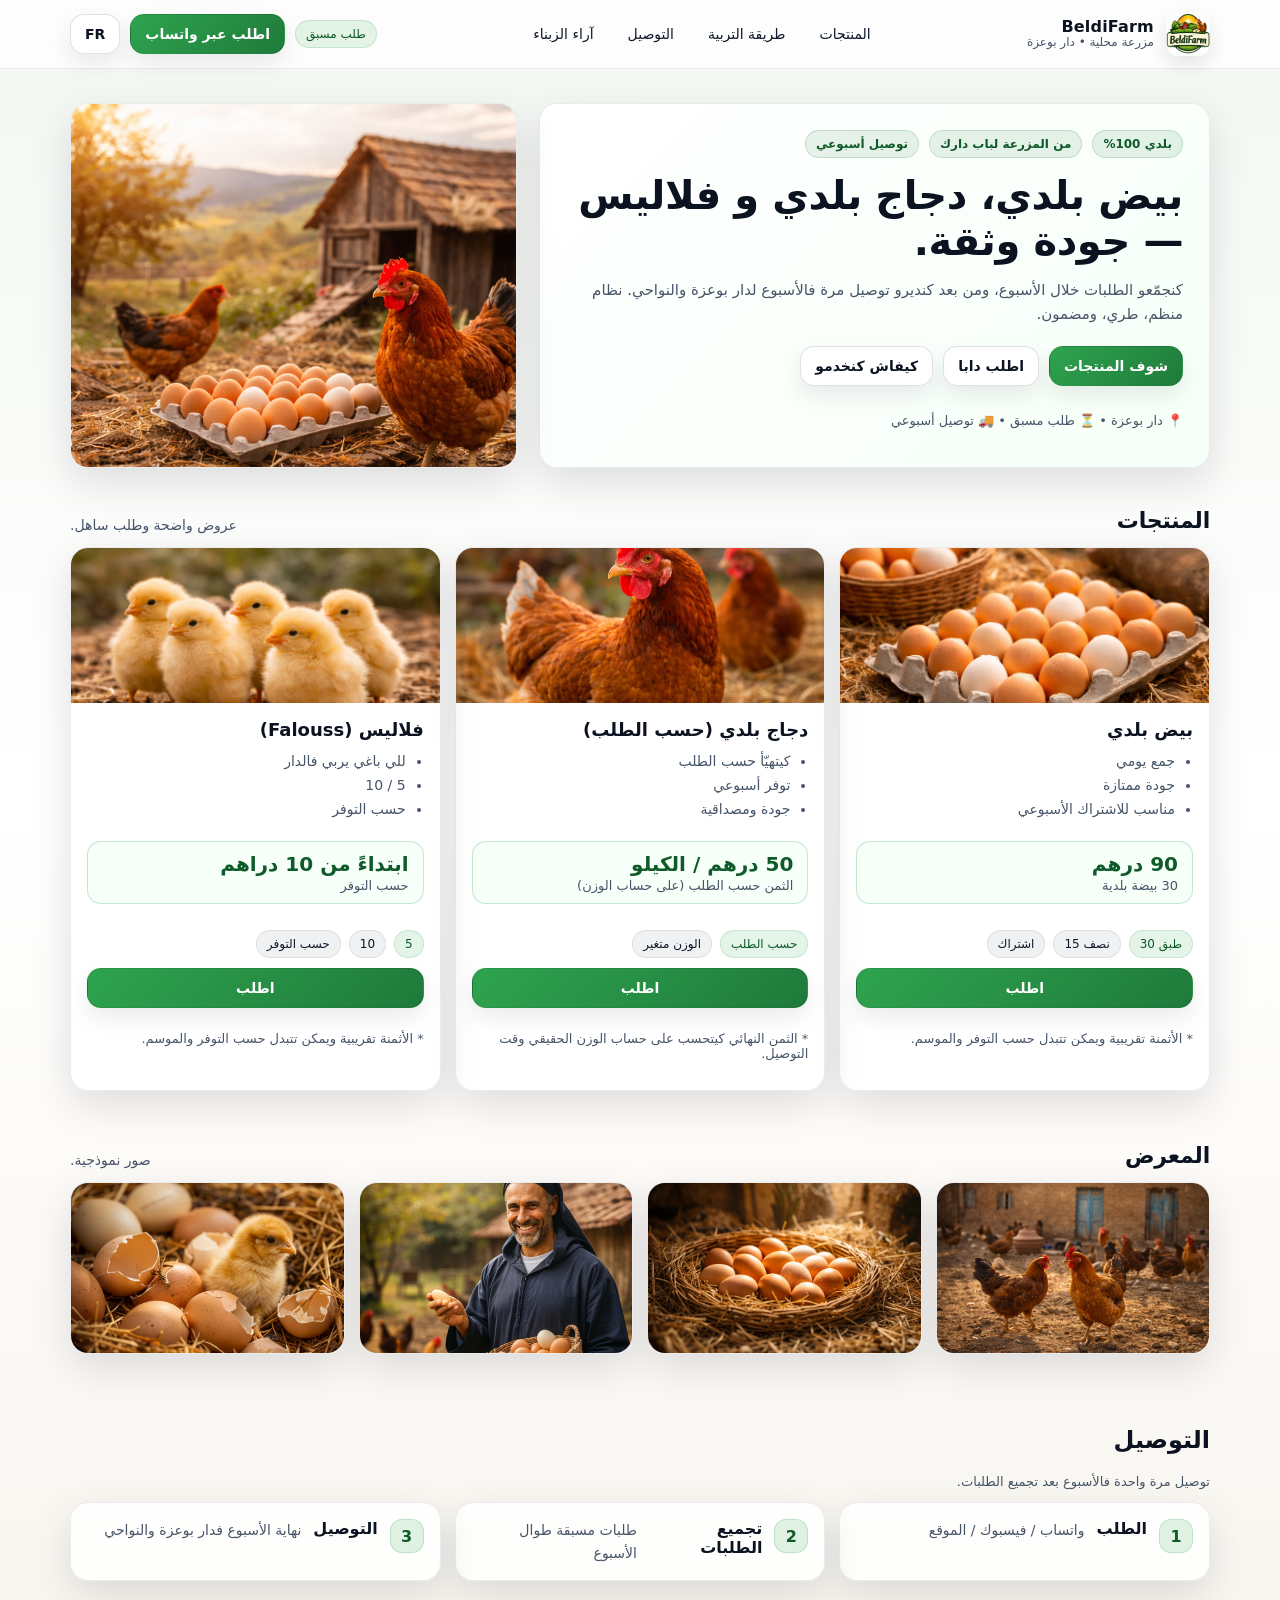
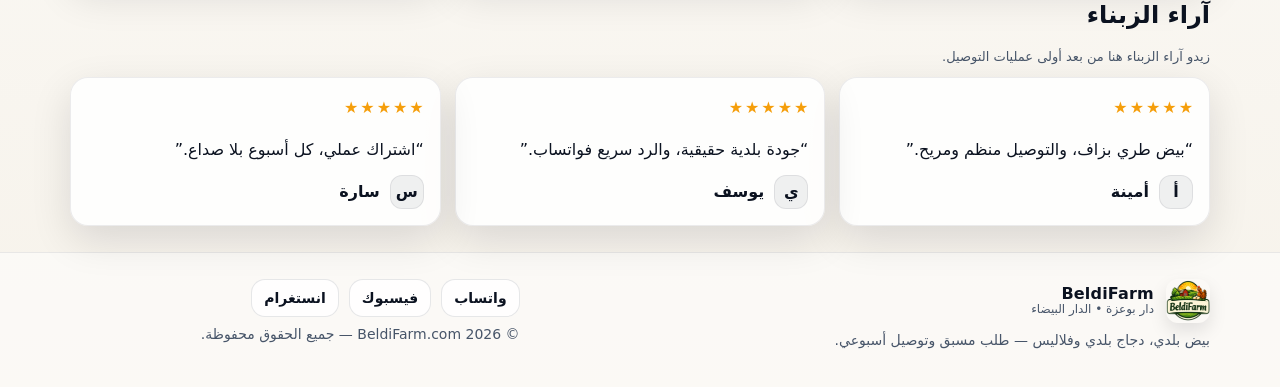
<file: index.html>
<!doctype html>
<html lang="ar" dir="rtl">
<head>
  <meta charset="utf-8" />
  <meta name="viewport" content="width=device-width,initial-scale=1" />
  <title>BeldiFarm — بيض و دجاج بلدي 100%</title>
  <meta name="description" content="BeldiFarm: بيض بلدي، دجاج بلدي وفلاليس. طلب مسبق وتوصيل أسبوعي فدار بوعزة." />
  <link rel="icon" href="logofarm.png" />
  <link rel="stylesheet" href="styles.css" />
  <style>
    .miniList{ padding: 0 18px 0 0; }
    .card ul{ padding: 0 18px 0 0; }
  </style>
</head>

<body>
  <header class="header">
    <div class="container">
      <div class="nav">
        <a class="brand" href="#top">
          <img src="logofarm.png" alt="شعار BeldiFarm">
          <div class="name">
            <strong>BeldiFarm</strong>
            <span>مزرعة محلية • دار بوعزة</span>
          </div>
        </a>

        <nav class="menu" aria-label="القائمة">
          <a href="#produits">المنتجات</a>
          <a href="elevage-ar.html">طريقة التربية</a>

          <a href="#livraison">التوصيل</a>
          <a href="#avis">آراء الزبناء</a>
        </nav>

        <div class="cta">
          <span class="badge">طلب مسبق</span>
          <a class="btn primary" href="https://wa.me/212600000000?text=سلام%20BeldiFarm%2C%20بغيت%20نطلب%20..." target="_blank" rel="noopener">
            اطلب عبر واتساب
          </a>
          <a class="btn" href="index-fr.html">FR</a>
        </div>
      </div>
    </div>
  </header>

  <main id="top" class="hero">
    <div class="container">
      <div class="heroGrid">
        <section class="heroCard">
          <div class="heroInner">
            <div class="kicker">
              <span class="pill">بلدي 100%</span>
              <span class="pill">من المزرعة لباب دارك</span>
              <span class="pill">توصيل أسبوعي</span>
            </div>

            <h1>بيض بلدي، دجاج بلدي و فلاليس — جودة وثقة.</h1>
            <p class="sub">
              كنجمّعو الطلبات خلال الأسبوع، ومن بعد كنديرو توصيل مرة فالأسبوع لدار بوعزة والنواحي.
              نظام منظم، طري، ومضمون.
            </p>

            <div class="heroActions">
              <a class="btn primary" href="#produits">شوف المنتجات</a>
              <a class="btn" href="https://wa.me/212600000000?text=سلام%20BeldiFarm%2C%20بغيت%20نطلب%20..." target="_blank" rel="noopener">اطلب دابا</a>
              <a class="btn" href="#livraison">كيفاش كنخدمو</a>
            </div>

            <p class="small">📍 دار بوعزة • ⏳ طلب مسبق • 🚚 توصيل أسبوعي</p>
          </div>
        </section>

        <!-- نفس hero image -->
        <aside class="heroMedia">
          <img alt="صورة المزرعة" src="ae.png"/>
        </aside>
      </div>
    </div>
  </main>

  <!-- المنتجات (نفس صور FR) -->
  <section id="produits" class="section">
    <div class="container">
      <div class="sectionTitle">
        <h2>المنتجات</h2>
        <p>عروض واضحة وطلب ساهل.</p>
      </div>

      <div class="grid">
        <article class="card">
          <div class="thumb">
            <img alt="بيض بلدي" src="ar.png"/>
          </div>
          <div class="content">
            <h3>بيض بلدي</h3>
            <ul><li>جمع يومي</li><li>جودة ممتازة</li><li>مناسب للاشتراك الأسبوعي</li></ul>
            <div class="priceBox">
  <span class="priceMain">90 درهم</span>
  <span class="priceUnit">30 بيضة بلدية</span>
</div>


            <div class="price"><span class="tag green">طبق 30</span><span class="tag">نصف 15</span><span class="tag">اشتراك</span></div>
            <a class="btn primary" href="https://wa.me/212600000000?text=سلام%20BeldiFarm%2C%20بغيت%20نطلب%20بيض%20..." target="_blank" rel="noopener">اطلب</a>
            <p class="small">* الأثمنة تقريبية ويمكن تتبدل حسب التوفر والموسم.</p>
          </div>
        </article>

        <article class="card">
          <div class="thumb">
            <img alt="دجاج بلدي" src="At.png"/>
          </div>
          <div class="content">
            <h3>دجاج بلدي (حسب الطلب)</h3>
            <ul><li>كيتهيّأ حسب الطلب</li><li>توفر أسبوعي</li><li>جودة ومصداقية</li></ul>
           <div class="priceBox">
  <span class="priceMain">50 درهم / الكيلو</span>
  <span class="priceUnit">الثمن حسب الطلب (على حساب الوزن)</span>
</div>




            <div class="price"><span class="tag green">حسب الطلب</span><span class="tag">الوزن متغير</span></div>
            <a class="btn primary"
   href="https://wa.me/212600000000?text=سلام%20BeldiFarm%2C%20بغيت%20نطلب%20دجاج%20بلدي%20(حسب%20الطلب)%20بثمن%2050%20درهم%2Fالكيلو.%20عافاك%20أكد%20ليا%20التوفر%20والوزن%20التقريبي."
   target="_blank" rel="noopener">
  اطلب
</a>

            <p class="small">
  * الثمن النهائي كيتحسب على حساب الوزن الحقيقي وقت التوصيل.
</p>
          </div>
        </article>

        <article class="card">
          <div class="thumb">
            <img alt="فلاليس" src="Ap.png"/>
          </div>
          <div class="content">
            <h3>فلاليس (Falouss)</h3>
            <ul><li>للي باغي يربي فالدار</li><li>5 / 10</li><li>حسب التوفر</li></ul>
            <div class="priceBox">
  <span class="priceMain">ابتداءً من 10 دراهم</span>
  <span class="priceUnit">حسب التوفر</span>
</div>


            <div class="price"><span class="tag green">5</span><span class="tag">10</span><span class="tag">حسب التوفر</span></div>
            <a class="btn primary" href="https://wa.me/212600000000?text=سلام%20BeldiFarm%2C%20بغيت%20نطلب%20فلاليس%20..." target="_blank" rel="noopener">اطلب</a>
            <p class="small">* الأثمنة تقريبية ويمكن تتبدل حسب التوفر والموسم.</p>
          </div>
        </article>
      </div>
    </div>
  </section>

  <!-- المعرض -->
  <section id="galerie" class="section">
    <div class="container">
      <div class="sectionTitle">
        <h2>المعرض</h2>
        <p>صور نموذجية.</p>
      </div>

      <div class="gallery">
        <div class="galleryItem"><img alt="المزرعة" src="sd.png"/></div>
        <div class="galleryItem"><img alt="بيض" src="sf.png"/></div>
        <div class="galleryItem"><img alt="دجاج" src="sw.png"/></div>
        <div class="galleryItem"><img alt="فلاليس" src="sg.png"/></div>
      </div>
    </div>
  </section>


<div class="container">
  <section dir="rtl" class="section">
    <h2  id="livraison">التوصيل</h2>
  <p class="small">توصيل مرة واحدة فالأسبوع بعد تجميع الطلبات.</p>

  <div class="steps">
    <div class="step">
      <span class="num">1</span>
      <strong>الطلب</strong>
      <p>واتساب / فيسبوك / الموقع</p>
    </div>
    <div class="step">
      <span class="num">2</span>
      <strong>تجميع الطلبات</strong>
      <p>طلبات مسبقة طوال الأسبوع</p>
    </div>
    <div class="step">
      <span class="num">3</span>
      <strong>التوصيل</strong>
      <p>نهاية الأسبوع فدار بوعزة والنواحي</p>
    </div>
  </div>
    
  <h2 id="avis">آراء الزبناء</h2>
  <p class="small">زيدو آراء الزبناء هنا من بعد أولى عمليات التوصيل.</p>

  <div class="testimonials">
    <div class="quote">
      <div class="stars" aria-label="تقييم 5 نجوم" title="5/5">
        <span>★</span><span>★</span><span>★</span><span>★</span><span>★</span>
      </div>
      <p>“بيض طري بزاف، والتوصيل منظم ومريح.”</p>

      <div class="reviewHeader">
        <div class="reviewName">
          <div class="reviewAvatar">أ</div>
          <strong>أمينة</strong>
        </div>
      </div>
    </div>

    <div class="quote">
      <div class="stars" aria-label="تقييم 5 نجوم" title="5/5">
        <span>★</span><span>★</span><span>★</span><span>★</span><span>★</span>
      </div>
      <p>“جودة بلدية حقيقية، والرد سريع فواتساب.”</p>

      <div class="reviewHeader">
        <div class="reviewName">
          <div class="reviewAvatar">ي</div>
          <strong>يوسف</strong>
        </div>
      </div>
    </div>

    <div class="quote">
      <div class="stars" aria-label="تقييم 5 نجوم" title="5/5">
        <span>★</span><span>★</span><span>★</span><span>★</span><span>★</span>
      </div>
      <p>“اشتراك عملي، كل أسبوع بلا صداع.”</p>

      <div class="reviewHeader">
        <div class="reviewName">
          <div class="reviewAvatar">س</div>
          <strong>سارة</strong>
        </div>
      </div>
    </div>
  </div>
</section>
 </div>

  <!-- باقي الأقسام خليهوم بحال قبل -->
  <footer id="contact" class="footer">
    <div class="container">
      <div class="footerGrid">
        <div>
          <div class="brand">
            <img src="logofarm.png" alt="شعار BeldiFarm">
            <div class="name"><strong>BeldiFarm</strong><span>دار بوعزة • الدار البيضاء</span></div>
          </div>
          <p>بيض بلدي، دجاج بلدي وفلاليس — طلب مسبق وتوصيل أسبوعي.</p>
        </div>
        <div>
          <div class="footerLinks">
            <a href="https://wa.me/212600000000" target="_blank" rel="noopener">واتساب</a>
            <a href="https://web.facebook.com/BeldiFarmcom/" target="_blank" rel="noopener">فيسبوك</a>
            <a href="https://instagram.com/" target="_blank" rel="noopener">انستغرام</a>
          </div>
          <p class="small">© <span id="y"></span> BeldiFarm.com — جميع الحقوق محفوظة.</p>
        </div>
      </div>
    </div>
  </footer>

  <script>document.getElementById("y").textContent = new Date().getFullYear();</script>
</body>
</html>
</file>
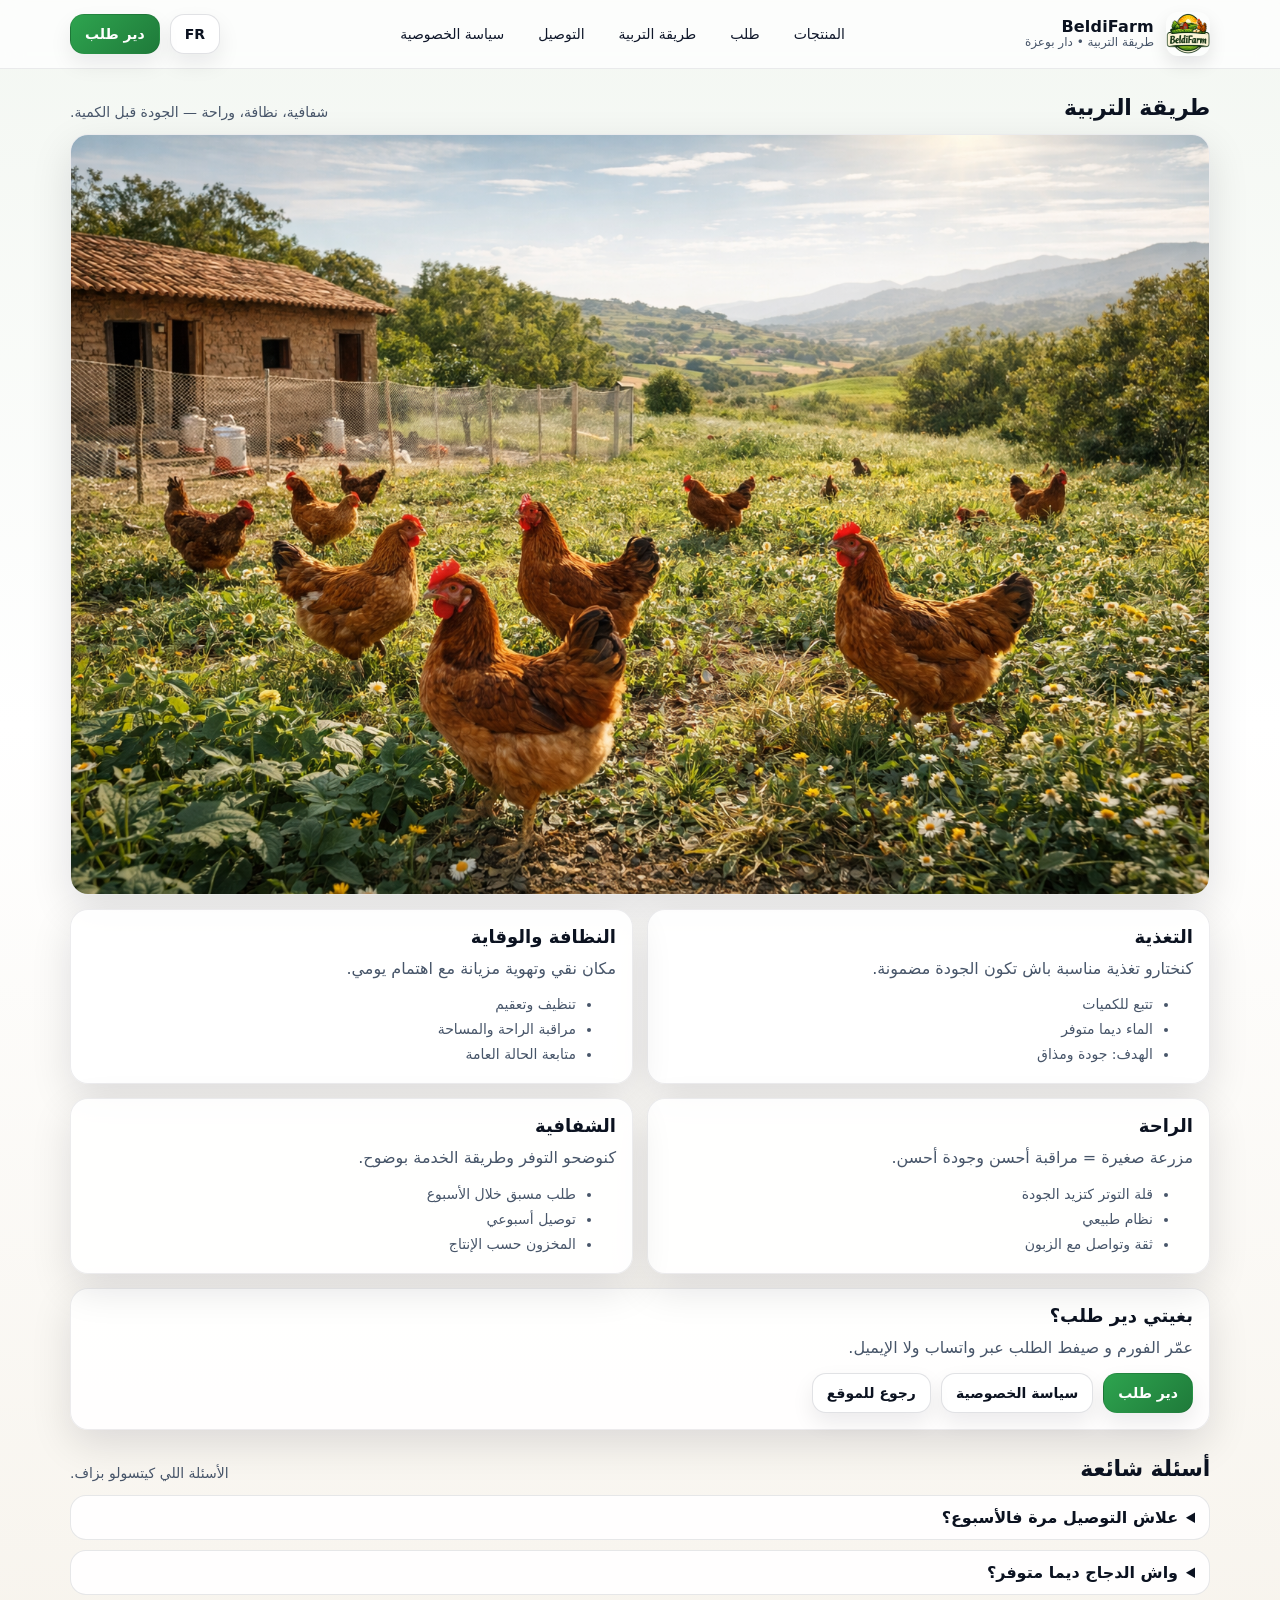
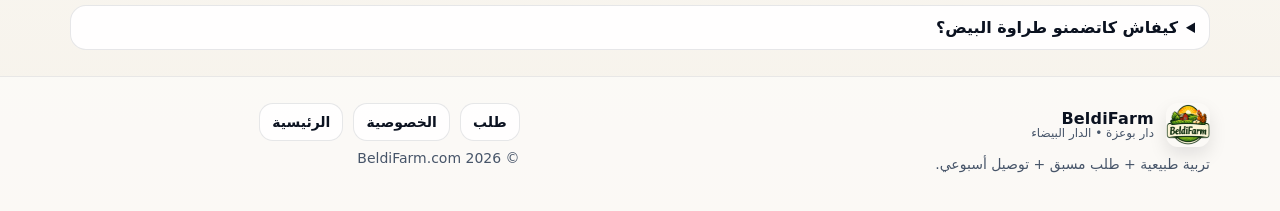
<file: elevage-ar.html>
<!doctype html>
<html lang="ar" dir="rtl">
<head>
  <meta charset="utf-8" />
  <meta name="viewport" content="width=device-width,initial-scale=1" />
  <title>BeldiFarm — طريقة التربية</title>
  <meta name="description" content="تعرف على طريقة التربية في BeldiFarm: النظافة، التغذية، الراحة والشفافية. دار بوعزة." />
  <link rel="icon" href="logo-beldifarm.png" />
  <link rel="stylesheet" href="styles.css" />
</head>

<body>
  <header class="header">
    <div class="container">
      <div class="nav">
        <a class="brand" href="index-ar.html">
          <img src="logofarm.png" alt="شعار BeldiFarm">
          <div class="name">
            <strong>BeldiFarm</strong>
            <span>طريقة التربية • دار بوعزة</span>
          </div>
        </a>

        <button class="btn menuToggle" id="toggleMenu" type="button">القائمة</button>

        <nav class="menu" id="menu">
          <a href="index-ar.html#produits">المنتجات</a>
          <a href="order-ar.html">طلب</a>
          <a href="elevage-ar.html">طريقة التربية</a>
          <a href="index-ar.html#livraison">التوصيل</a>
          <a href="privacy-ar.html">سياسة الخصوصية</a>
        </nav>

        <div class="cta">
          <a class="btn" href="elevage-fr.html">FR</a>
          <a class="btn primary" href="order-ar.html">دير طلب</a>
        </div>
      </div>
    </div>
  </header>

  <main class="section">
    <div class="container">
      <div class="sectionTitle">
        <h2>طريقة التربية</h2>
        <p>شفافية، نظافة، وراحة — الجودة قبل الكمية.</p>
      </div>

      <section class="heroMedia" style="min-height: 320px; margin-bottom: 14px;">
        <img alt="BeldiFarm - تربية بلدية"
          src="her.png" />
      </section>

      <section class="twoCols">
        <div class="block">
          <h3>التغذية</h3>
          <p>كنختارو تغذية مناسبة باش تكون الجودة مضمونة.</p>
          <ul>
            <li>تتبع للكميات</li>
            <li>الماء ديما متوفر</li>
            <li>الهدف: جودة ومذاق</li>
          </ul>
        </div>

        <div class="block">
          <h3>النظافة والوقاية</h3>
          <p>مكان نقي وتهوية مزيانة مع اهتمام يومي.</p>
          <ul>
            <li>تنظيف وتعقيم</li>
            <li>مراقبة الراحة والمساحة</li>
            <li>متابعة الحالة العامة</li>
          </ul>
        </div>

        <div class="block">
          <h3>الراحة</h3>
          <p>مزرعة صغيرة = مراقبة أحسن وجودة أحسن.</p>
          <ul>
            <li>قلة التوتر كتزيد الجودة</li>
            <li>نظام طبيعي</li>
            <li>ثقة وتواصل مع الزبون</li>
          </ul>
        </div>

        <div class="block">
          <h3>الشفافية</h3>
          <p>كنوضحو التوفر وطريقة الخدمة بوضوح.</p>
          <ul>
            <li>طلب مسبق خلال الأسبوع</li>
            <li>توصيل أسبوعي</li>
            <li>المخزون حسب الإنتاج</li>
          </ul>
        </div>
      </section>

      <section class="block" style="margin-top:14px;">
        <h3>بغيتي دير طلب؟</h3>
        <p>عمّر الفورم و صيفط الطلب عبر واتساب ولا الإيميل.</p>
        <div class="formActions">
          <a class="btn primary" href="order-ar.html">دير طلب</a>
          <a class="btn" href="privacy-ar.html">سياسة الخصوصية</a>
          <a class="btn" href="index.html">رجوع للموقع</a>
        </div>
      </section>

      <section class="section" style="padding-bottom:0;">
        <div class="sectionTitle">
          <h2>أسئلة شائعة</h2>
          <p>الأسئلة اللي كيتسولو بزاف.</p>
        </div>

        <div class="faq">
          <details>
            <summary>علاش التوصيل مرة فالأسبوع؟</summary>
            <p>حيت كنجمّعو الطلبات مسبقاً باش ننظمو الخدمة ونسلمو بجودة مزيانة.</p>
          </details>

          <details>
            <summary>واش الدجاج ديما متوفر؟</summary>
            <p>الدجاج البلدي غالباً كيكون حسب الطلب، والتوفر كيتبدّل حسب الإنتاج.</p>
          </details>

          <details>
            <summary>كيفاش كاتضمنو طراوة البيض؟</summary>
            <p>كنجمعو البيض بانتظام وكنوصلوه فآخر الأسبوع. والاشتراك كيسهّل التنظيم.</p>
          </details>
        </div>
      </section>
    </div>
  </main>

  <footer class="footer">
    <div class="container">
      <div class="footerGrid">
        <div>
          <div class="brand">
            <img src="logofarm.png" alt="شعار BeldiFarm">
            <div class="name"><strong>BeldiFarm</strong><span>دار بوعزة • الدار البيضاء</span></div>
          </div>
          <p>تربية طبيعية + طلب مسبق + توصيل أسبوعي.</p>
        </div>
        <div>
          <div class="footerLinks">
            <a href="order-ar.html">طلب</a>
            <a href="privacy-ar.html">الخصوصية</a>
            <a href="index.html">الرئيسية</a>
          </div>
          <p class="small">© <span id="y"></span> BeldiFarm.com</p>
        </div>
      </div>
    </div>
  </footer>

  <script>
    document.getElementById("y").textContent = new Date().getFullYear();
    const btn = document.getElementById("toggleMenu");
    const menu = document.getElementById("menu");
    if(btn && menu){
      btn.addEventListener("click", ()=> menu.classList.toggle("open"));
    }
  </script>
</body>
</html>
</file>
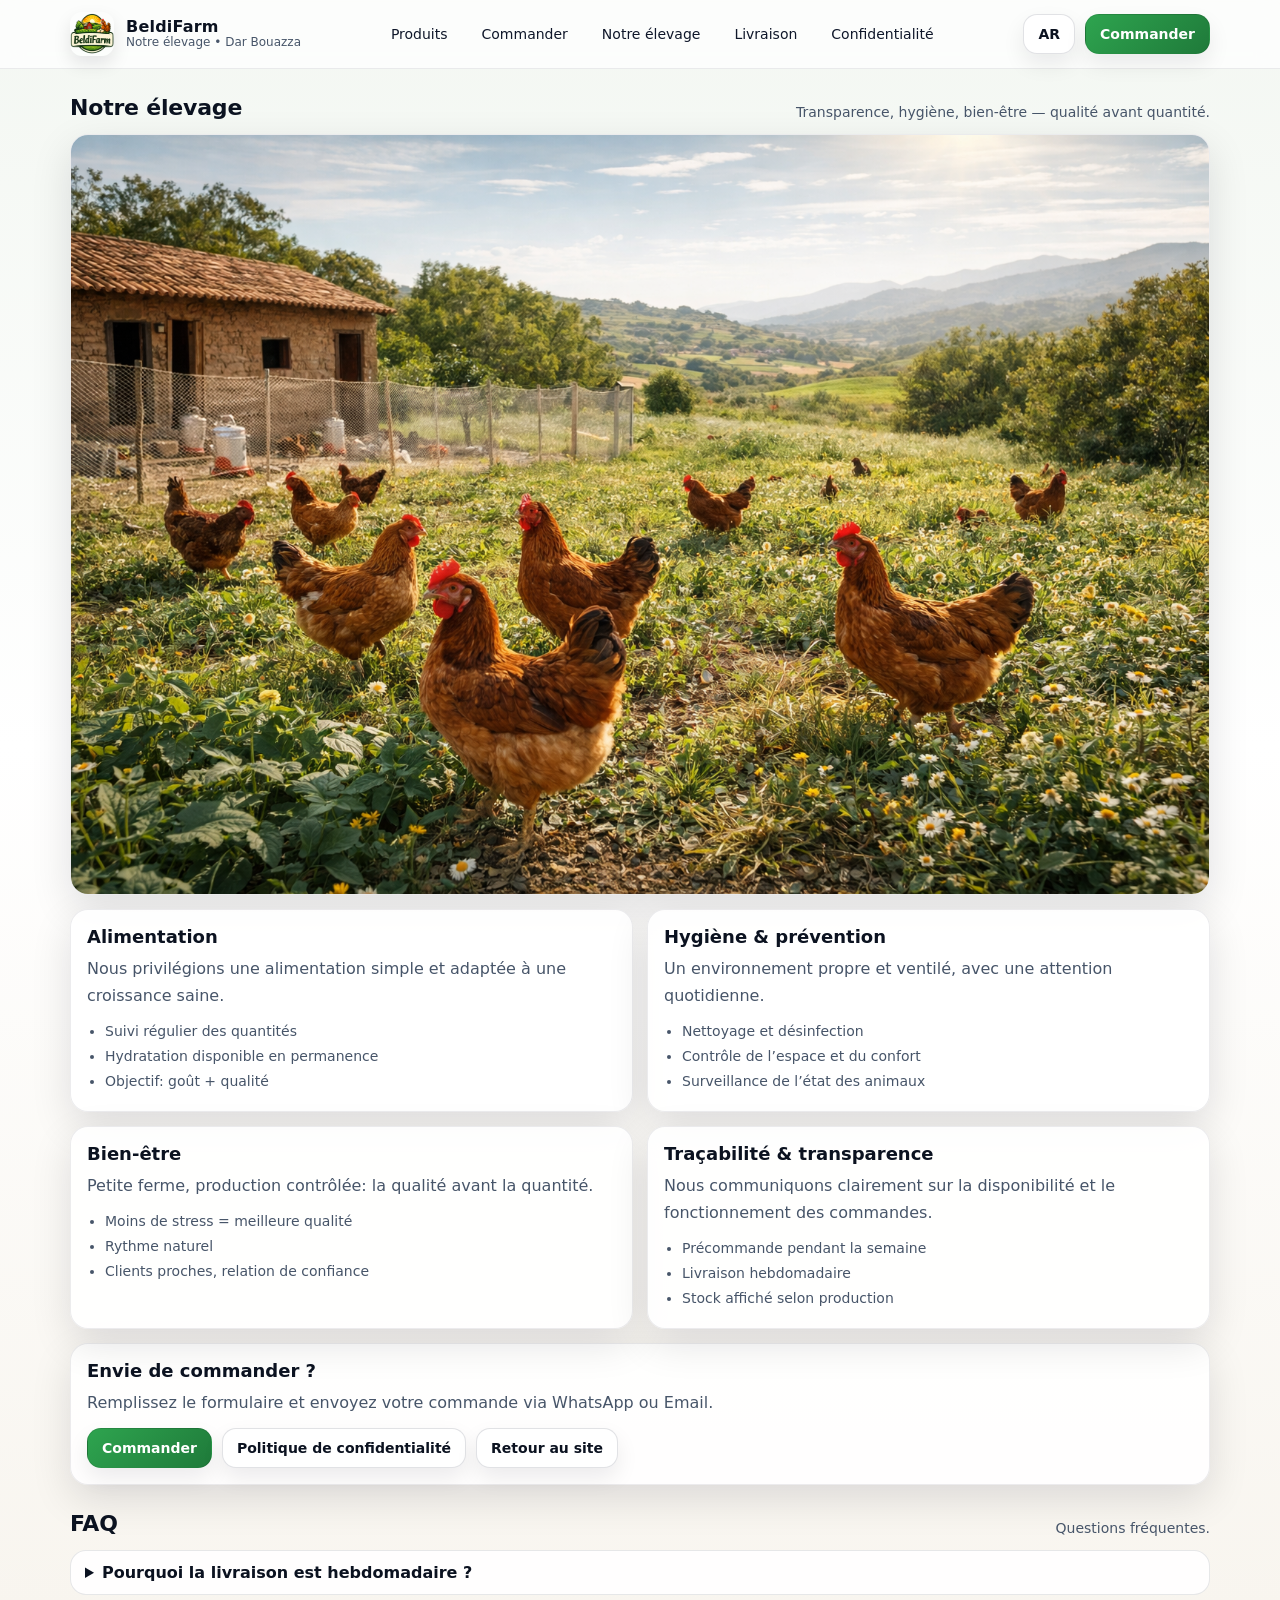
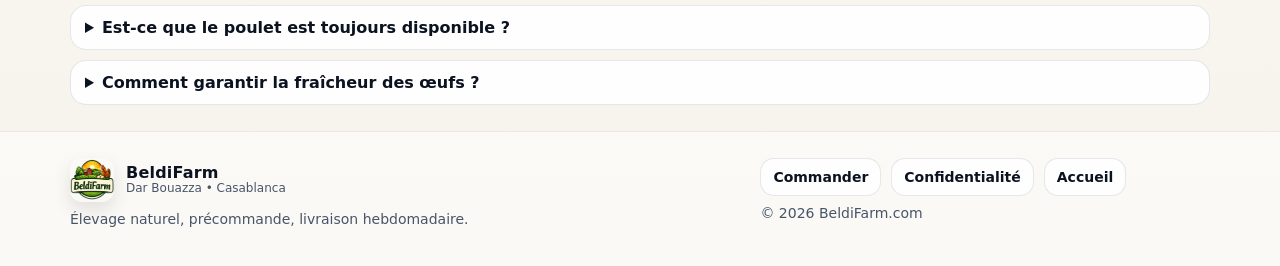
<file: elevage-fr.html>
<!doctype html>
<html lang="fr">
<head>
  <meta charset="utf-8" />
  <meta name="viewport" content="width=device-width,initial-scale=1" />
  <title>BeldiFarm — Notre élevage</title>
  <meta name="description" content="Découvrez l’élevage BeldiFarm: hygiène, alimentation, bien-être et transparence. Dar Bouazza." />
  <link rel="icon" href="logo-beldifarm.png" />
  <link rel="stylesheet" href="styles.css" />
</head>

<body>
  <header class="header">
    <div class="container">
      <div class="nav">
        <a class="brand" href="index-fr.html">
          <img src="logofarm.png" alt="BeldiFarm logo">
          <div class="name">
            <strong>BeldiFarm</strong>
            <span>Notre élevage • Dar Bouazza</span>
          </div>
        </a>

        <button class="btn menuToggle" id="toggleMenu" type="button">Menu</button>

        <nav class="menu" id="menu">
          <a href="index-fr.html#produits">Produits</a>
          <a href="order-fr.html">Commander</a>
          <a href="elevage-fr.html">Notre élevage</a>
          <a href="index-fr.html#livraison">Livraison</a>
          <a href="privacy-fr.html">Confidentialité</a>
        </nav>

        <div class="cta">
          <a class="btn" href="elevage-ar.html">AR</a>
          <a class="btn primary" href="order-fr.html">Commander</a>
        </div>
      </div>
    </div>
  </header>

  <main class="section">
    <div class="container">
      <div class="sectionTitle">
        <h2>Notre élevage</h2>
        <p>Transparence, hygiène, bien-être — qualité avant quantité.</p>
      </div>

      <!-- Hero image (placeholder SVG) -->
      <section class="heroMedia" style="min-height: 320px; margin-bottom: 14px;">
        <img alt="BeldiFarm - élevage"
          src="her.png" />
      </section>

      <!-- 2 columns blocks -->
      <section class="twoCols">
        <div class="block">
          <h3>Alimentation</h3>
          <p>Nous privilégions une alimentation simple et adaptée à une croissance saine.</p>
          <ul>
            <li>Suivi régulier des quantités</li>
            <li>Hydratation disponible en permanence</li>
            <li>Objectif: goût + qualité</li>
          </ul>
        </div>

        <div class="block">
          <h3>Hygiène & prévention</h3>
          <p>Un environnement propre et ventilé, avec une attention quotidienne.</p>
          <ul>
            <li>Nettoyage et désinfection</li>
            <li>Contrôle de l’espace et du confort</li>
            <li>Surveillance de l’état des animaux</li>
          </ul>
        </div>

        <div class="block">
          <h3>Bien-être</h3>
          <p>Petite ferme, production contrôlée: la qualité avant la quantité.</p>
          <ul>
            <li>Moins de stress = meilleure qualité</li>
            <li>Rythme naturel</li>
            <li>Clients proches, relation de confiance</li>
          </ul>
        </div>

        <div class="block">
          <h3>Traçabilité & transparence</h3>
          <p>Nous communiquons clairement sur la disponibilité et le fonctionnement des commandes.</p>
          <ul>
            <li>Précommande pendant la semaine</li>
            <li>Livraison hebdomadaire</li>
            <li>Stock affiché selon production</li>
          </ul>
        </div>
      </section>

      <!-- CTA -->
      <section class="block" style="margin-top:14px;">
        <h3>Envie de commander ?</h3>
        <p>Remplissez le formulaire et envoyez votre commande via WhatsApp ou Email.</p>
        <div class="formActions">
          <a class="btn primary" href="order-fr.html">Commander</a>
          <a class="btn" href="privacy-fr.html">Politique de confidentialité</a>
          <a class="btn" href="index-fr.html">Retour au site</a>
        </div>
      </section>

      <!-- FAQ -->
      <section class="section" style="padding-bottom:0;">
        <div class="sectionTitle">
          <h2>FAQ</h2>
          <p>Questions fréquentes.</p>
        </div>

        <div class="faq">
          <details>
            <summary>Pourquoi la livraison est hebdomadaire ?</summary>
            <p>Parce que nous collectons les commandes à l’avance afin d’organiser la production et livrer dans de bonnes conditions.</p>
          </details>

          <details>
            <summary>Est-ce que le poulet est toujours disponible ?</summary>
            <p>Le poulet beldi est généralement sur commande. La disponibilité dépend de la production de la semaine.</p>
          </details>

          <details>
            <summary>Comment garantir la fraîcheur des œufs ?</summary>
            <p>Nous collectons régulièrement et livrons une fois par semaine. L’abonnement facilite aussi une meilleure organisation.</p>
          </details>
        </div>
      </section>
    </div>
  </main>

  <footer class="footer">
    <div class="container">
      <div class="footerGrid">
        <div>
          <div class="brand">
            <img src="logofarm.png" alt="BeldiFarm logo">
            <div class="name"><strong>BeldiFarm</strong><span>Dar Bouazza • Casablanca</span></div>
          </div>
          <p>Élevage naturel, précommande, livraison hebdomadaire.</p>
        </div>
        <div>
          <div class="footerLinks">
            <a href="order-fr.html">Commander</a>
            <a href="privacy-fr.html">Confidentialité</a>
            <a href="index-fr.html">Accueil</a>
          </div>
          <p class="small">© <span id="y"></span> BeldiFarm.com</p>
        </div>
      </div>
    </div>
  </footer>

  <script>
    document.getElementById("y").textContent = new Date().getFullYear();
    const btn = document.getElementById("toggleMenu");
    const menu = document.getElementById("menu");
    if(btn && menu){
      btn.addEventListener("click", ()=> menu.classList.toggle("open"));
    }
  </script>
</body>
</html>
</file>
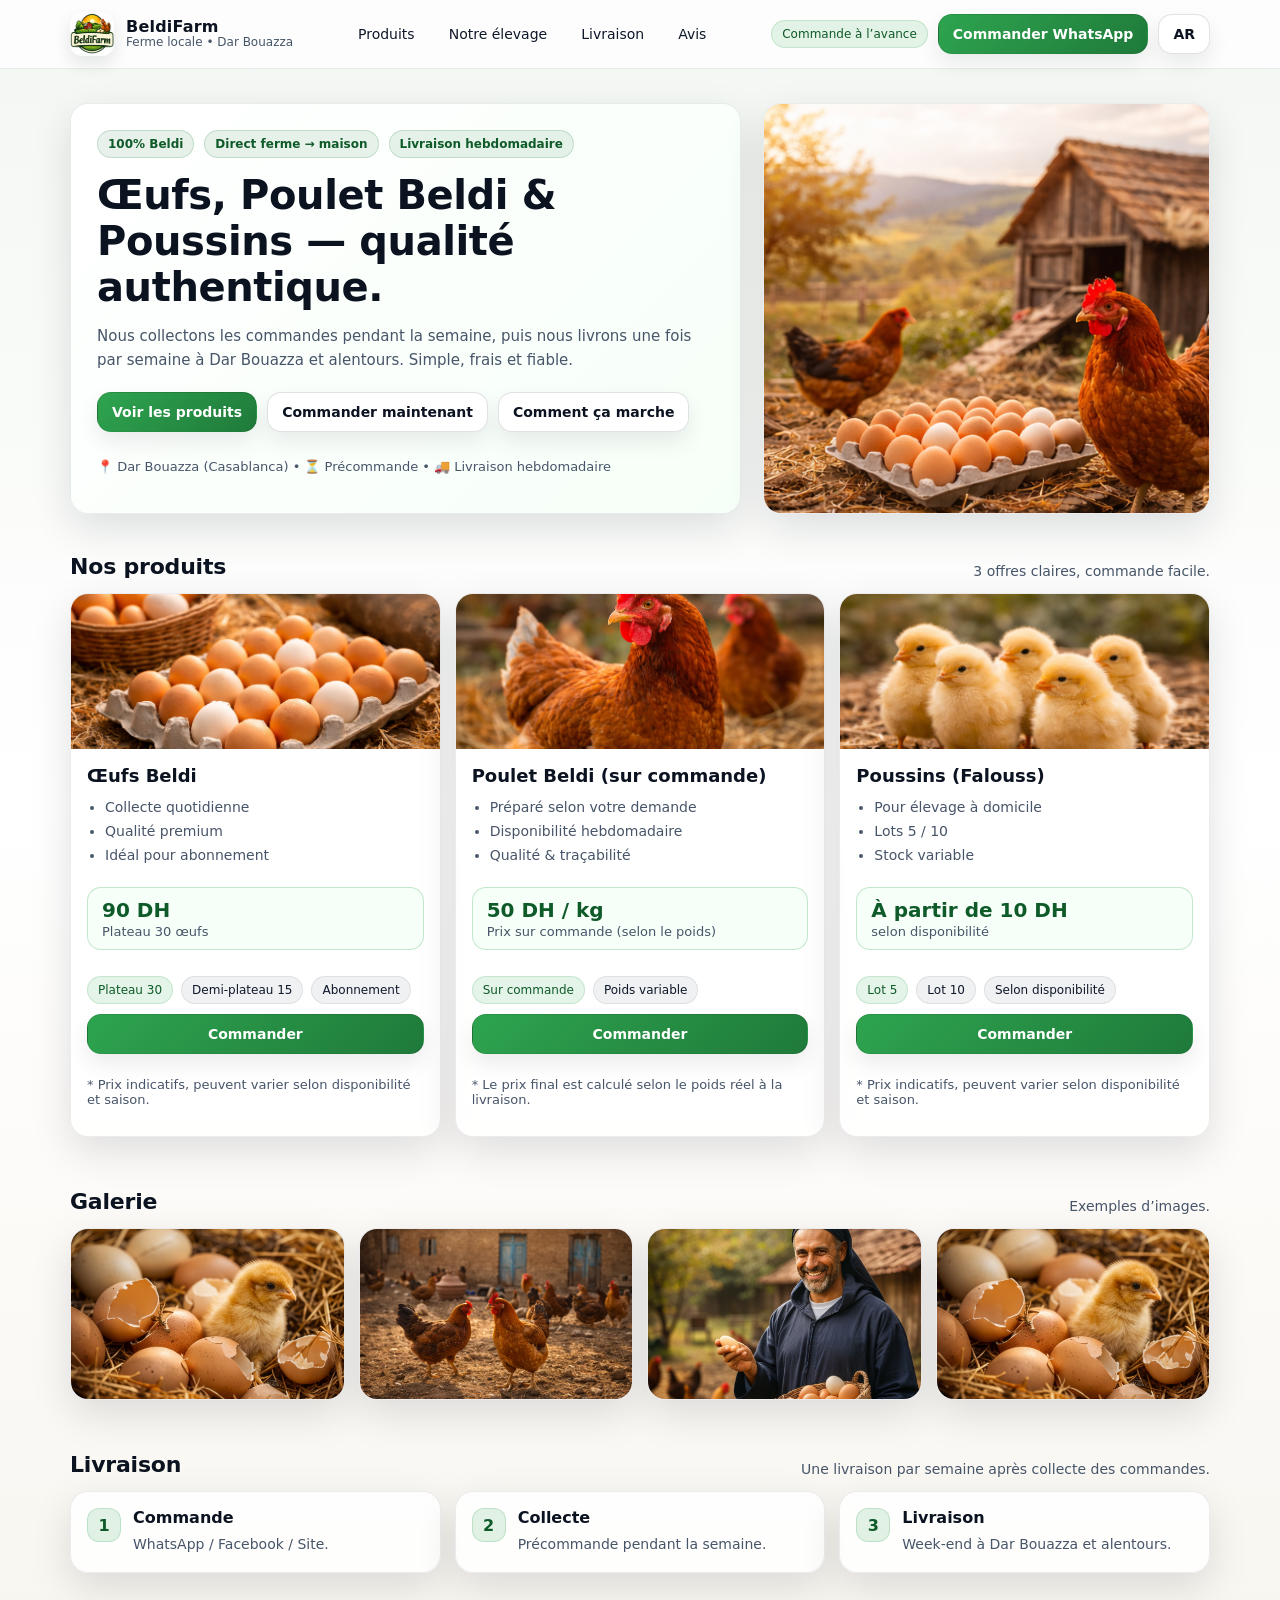
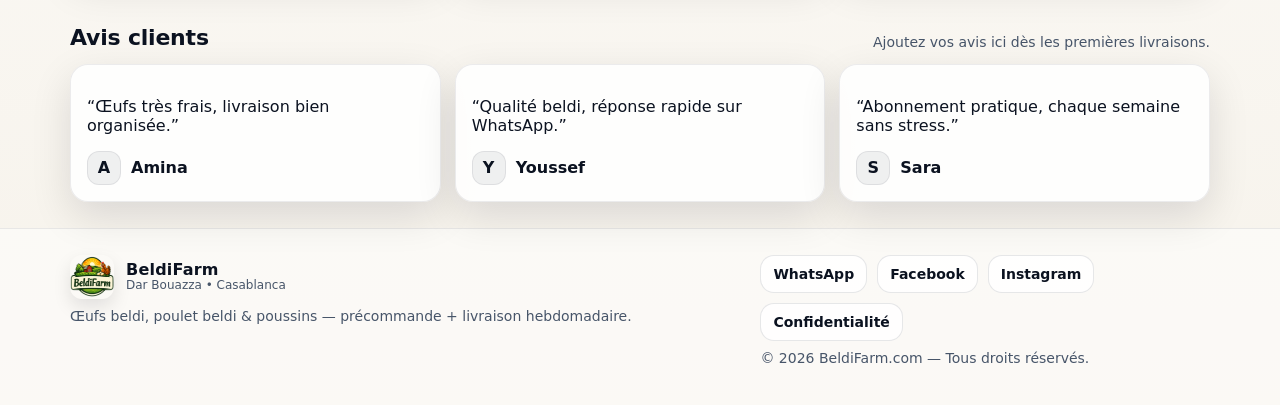
<file: index-fr.html>
<!doctype html>
<html lang="fr">
<head>
  <meta charset="utf-8" />
  <meta name="viewport" content="width=device-width,initial-scale=1" />
  <title>BeldiFarm — Œufs & Poulet Beldi 100%</title>
  <meta name="description" content="BeldiFarm: œufs beldi, poulet beldi et poussins. Commande à l’avance et livraison hebdomadaire à Dar Bouazza." />
  <link rel="icon" href="logofarm.png" />
  <link rel="stylesheet" href="styles.css" />
</head>

<body>
  <!-- HEADER -->
  <header class="header">
    <div class="container">
      <div class="nav">
        <a class="brand" href="#top">
          <img src="logofarm.png" alt="BeldiFarm logo">
          <div class="name">
            <strong>BeldiFarm</strong>
            <span>Ferme locale • Dar Bouazza</span>
          </div>
        </a>

        <nav class="menu" aria-label="Navigation principale">
            
          <a href="#produits">Produits</a>
          <a href="elevage-fr.html">Notre élevage</a>
          <a href="#livraison">Livraison</a>
          <a href="#avis">Avis</a>
         


        </nav>

        <div class="cta">
          <span class="badge">Commande à l’avance</span>

          <!-- ✅ Remplace le numéro WhatsApp -->
          <a class="btn primary" href="order-fr.html" target="_blank" rel="noopener">
            Commander WhatsApp
          </a>

          <a class="btn" href="index.html" title="Version Arabe">AR</a>
        </div>
      </div>
    </div>
  </header>

  <!-- HERO -->
  <main id="top" class="hero">
    <div class="container">
      <div class="heroGrid">
        <section class="heroCard">
          <div class="heroInner">
            <div class="kicker">
              <span class="pill">100% Beldi</span>
              <span class="pill">Direct ferme → maison</span>
              <span class="pill">Livraison hebdomadaire</span>
            </div>

            <h1>Œufs, Poulet Beldi & Poussins — qualité authentique.</h1>
            <p class="sub">
              Nous collectons les commandes pendant la semaine, puis nous livrons une fois par semaine à Dar Bouazza et alentours.
              Simple, frais et fiable.
            </p>

            <div class="heroActions">
              <a class="btn primary" href="#produits">Voir les produits</a>
              <a class="btn" href="order-fr.html" target="_blank" rel="noopener">
                Commander maintenant
              </a>
              <a class="btn" href="#livraison">Comment ça marche</a>
            </div>

            <p class="small">📍 Dar Bouazza (Casablanca) • ⏳ Précommande • 🚚 Livraison hebdomadaire</p>
          </div>
        </section>

        <!-- ✅ HERO IMAGE (placeholder SVG) -->
        <aside class="heroMedia" aria-label="Image de la ferme">
          <img
            alt="BeldiFarm - ferme beldi"
            src="ae.png"
          />
        </aside>
      </div>
    </div>
  </main>

  <!-- PRODUITS -->
  <section id="produits" class="section">
    <div class="container">
      <div class="sectionTitle">
        <h2>Nos produits</h2>
        <p>3 offres claires, commande facile.</p>
      </div>

      <div class="grid">
        <!-- ŒUFS -->
        <article class="card">
          <div class="thumb">
            <img alt="Œufs beldi" src="ar.png"/>
          </div>
          <div class="content">
           

            <h3>Œufs Beldi</h3>
            <ul>
              <li>Collecte quotidienne</li>
              <li>Qualité premium</li>
              <li>Idéal pour abonnement</li>
            </ul>
             <div class="priceBox">
  <span class="priceMain">90 DH</span>
  <span class="priceUnit">Plateau 30 œufs</span>
</div>
            

            <div class="price">
              <span class="tag green">Plateau 30</span>
              <span class="tag">Demi-plateau 15</span>
              <span class="tag">Abonnement</span>
            </div>
            <a class="btn primary" href="https://wa.me/212600000000?text=Bonjour%20BeldiFarm%2C%20je%20veux%20commander%20des%20oeufs%20..." target="_blank" rel="noopener">
              Commander
            </a>

            <p class="small">* Prix indicatifs, peuvent varier selon disponibilité et saison.</p>
          </div>
        </article>

        <!-- POULET -->
        <article class="card">
          <div class="thumb">
            <img alt="Poulet beldi" src="At.png"/>
          </div>
          <div class="content">
           

            <h3>Poulet Beldi (sur commande)</h3>
            <ul>
              <li>Préparé selon votre demande</li>
              <li>Disponibilité hebdomadaire</li>
              <li>Qualité & traçabilité</li>
            </ul>

            <div class="priceBox">
  <span class="priceMain">50 DH / kg</span>
  <span class="priceUnit">Prix sur commande (selon le poids)</span>
</div>




            <div class="price">
              <span class="tag green">Sur commande</span>
              <span class="tag">Poids variable</span>
            </div>
            <a class="btn primary"
   href="https://wa.me/212600000000?text=Bonjour%20BeldiFarm%2C%20je%20veux%20commander%20un%20poulet%20beldi%20(sur%20commande)%20au%20prix%20de%2050DH%2Fkg.%20Merci%20de%20me%20confirmer%20la%20disponibilit%C3%A9%20et%20le%20poids%20approximatif."
   target="_blank" rel="noopener">
  Commander
</a>

            <p class="small">
  * Le prix final est calculé selon le poids réel à la livraison.
</p>
          </div>
        </article>

        <!-- POUSSINS -->
        <article class="card">
          <div class="thumb">
            <img alt="Poussins beldi" src="Ap.png"/>
          </div>
          <div class="content">
            

            <h3>Poussins (Falouss)</h3>
            <ul>
              <li>Pour élevage à domicile</li>
              <li>Lots 5 / 10</li>
              <li>Stock variable</li>
            </ul>

            <div class="priceBox">
  <span class="priceMain">À partir de 10 DH</span>
  <span class="priceUnit">selon disponibilité</span>
</div>

            <div class="price">
              <span class="tag green">Lot 5</span>
              <span class="tag">Lot 10</span>
              <span class="tag">Selon disponibilité</span>
            </div>
            <a class="btn primary" href="https://wa.me/212600000000?text=Bonjour%20BeldiFarm%2C%20je%20veux%20commander%20des%20poussins%20..." target="_blank" rel="noopener">
              Commander
            </a>
            <p class="small">* Prix indicatifs, peuvent varier selon disponibilité et saison.</p>
          </div>
        </article>
      </div>
    </div>
  </section>

  <!-- GALERIE -->
  <section id="galerie" class="section">
    <div class="container">
      <div class="sectionTitle">
        <h2>Galerie</h2>
        <p>Exemples d’images.</p>
      </div>

      <div class="gallery">
        <div class="galleryItem">
          <img alt="Ferme" src="sg.png"/>
        </div>
        <div class="galleryItem">
          <img alt="Œufs" src="sd.png"/>
        </div>
        <div class="galleryItem">
          <img alt="Poulet" src="sw.png"/>
        </div>
        <div class="galleryItem">
          <img alt="Poussins" src="sg.png"/>
        </div>
      </div>
    </div>
  </section>

  <!-- NOTRE ELEVAGE 
  <section id="elevage" class="section">
    <div class="container">
      <div class="sectionTitle">
        <h2>Notre élevage</h2>
        <p>Transparence et confiance.</p>
      </div>

      <div class="steps">
        <div class="step"><div class="num">1</div><div><h4>Alimentation soignée</h4><p>Alimentation simple et adaptée, suivi régulier.</p></div></div>
        <div class="step"><div class="num">2</div><div><h4>Hygiène & bien-être</h4><p>Nettoyage, aération et attention quotidienne.</p></div></div>
        <div class="step"><div class="num">3</div><div><h4>Qualité avant quantité</h4><p>Production contrôlée, clients proches — fraîcheur d’abord.</p></div></div>
      </div>
    </div>
  </section>-->

  <!-- LIVRAISON -->
  <section id="livraison" class="section">
    <div class="container">
      <div class="sectionTitle">
        <h2>Livraison</h2>
        <p>Une livraison par semaine après collecte des commandes.</p>
      </div>

      <div class="steps">
        <div class="step"><div class="num">1</div><div><h4>Commande</h4><p>WhatsApp / Facebook / Site.</p></div></div>
        <div class="step"><div class="num">2</div><div><h4>Collecte</h4><p>Précommande pendant la semaine.</p></div></div>
        <div class="step"><div class="num">3</div><div><h4>Livraison</h4><p>Week-end à Dar Bouazza et alentours.</p></div></div>
      </div>
    </div>
  </section>

  <!-- AVIS -->
  <section id="avis" class="section">
    <div class="container">
      <div class="sectionTitle">
        <h2>Avis clients</h2>
        <p>Ajoutez vos avis ici dès les premières livraisons.</p>
      </div>

      <div class="testimonials">
        <div class="quote"><p>“Œufs très frais, livraison bien organisée.”</p><div class="who"><div class="avatar">A</div><strong>Amina</strong></div></div>
        <div class="quote"><p>“Qualité beldi, réponse rapide sur WhatsApp.”</p><div class="who"><div class="avatar">Y</div><strong>Youssef</strong></div></div>
        <div class="quote"><p>“Abonnement pratique, chaque semaine sans stress.”</p><div class="who"><div class="avatar">S</div><strong>Sara</strong></div></div>
      </div>
    </div>
  </section>

  <!-- CONTACT -->
  <footer id="contact" class="footer">
    <div class="container">
      <div class="footerGrid">
        <div>
          <div class="brand">
            <img src="logofarm.png" alt="BeldiFarm logo">
            <div class="name"><strong>BeldiFarm</strong><span>Dar Bouazza • Casablanca</span></div>
          </div>
          <p>Œufs beldi, poulet beldi & poussins — précommande + livraison hebdomadaire.</p>
        </div>

        <div>
          <div class="footerLinks">
            <a href="https://wa.me/212600000000" target="_blank" rel="noopener">WhatsApp</a>
            <a href="https://web.facebook.com/BeldiFarmcom" target="_blank" rel="noopener">Facebook</a>
            <a href="https://instagram.com/" target="_blank" rel="noopener">Instagram</a>
            <a href="privacy-fr.html">Confidentialité</a>
          </div>
          <p class="small">© <span id="y"></span> BeldiFarm.com — Tous droits réservés.</p>
        </div>
      </div>
    </div>
  </footer>

  <script>document.getElementById("y").textContent = new Date().getFullYear();</script>
</body>
</html>
</file>
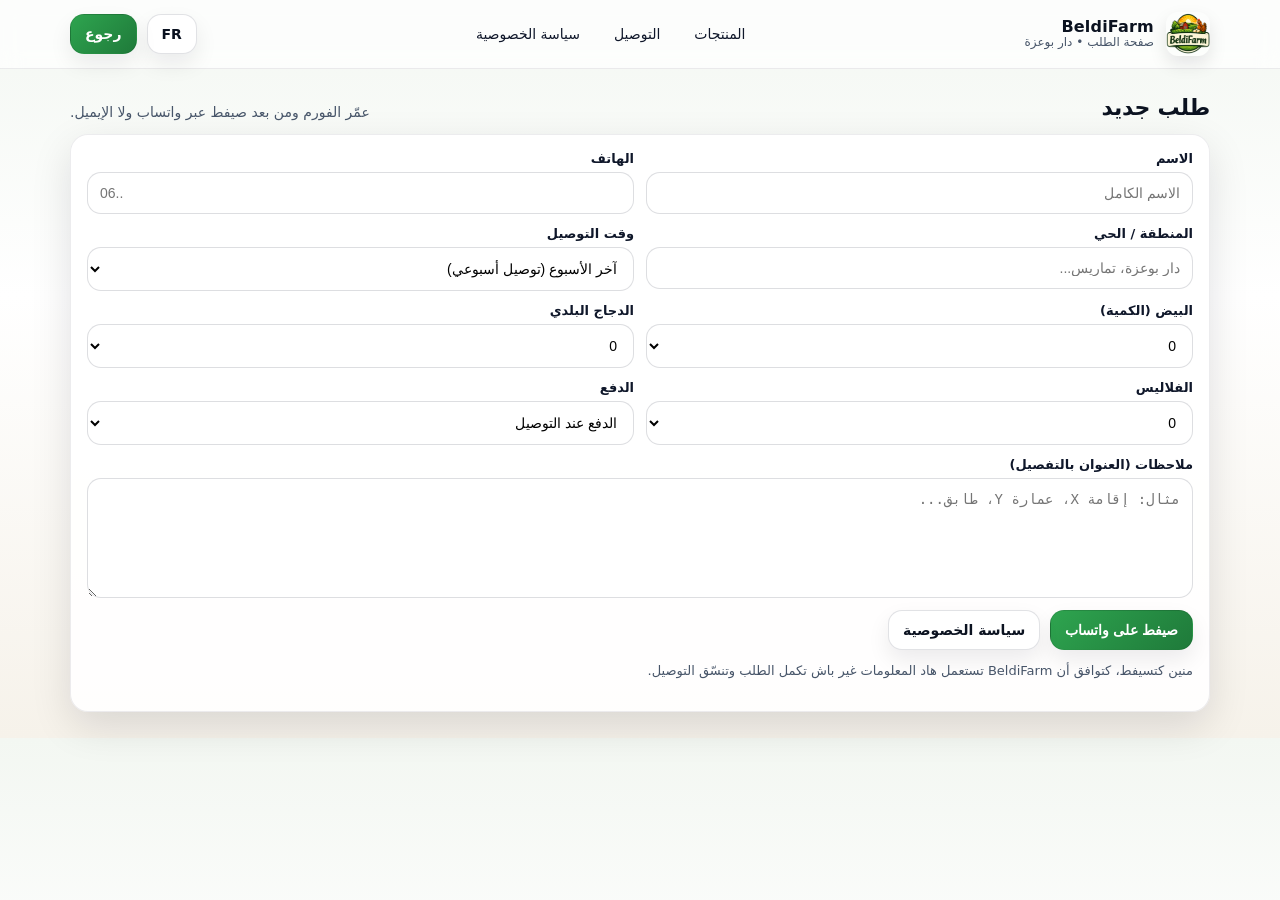
<file: order-ar.html>
<!doctype html>
<html lang="ar" dir="rtl">
<head>
  <meta charset="utf-8" />
  <meta name="viewport" content="width=device-width,initial-scale=1" />
  <title>BeldiFarm — طلب</title>
  <meta name="description" content="طلب BeldiFarm: بيض بلدي، دجاج بلدي، فلاليس. إرسال عبر واتساب أو إيميل." />
  <link rel="icon" href="logo-beldifarm.png" />
  <link rel="stylesheet" href="styles.css" />
</head>

<body>
  <header class="header">
    <div class="container">
      <div class="nav">
        <a class="brand" href="index-ar.html">
          <img src="logofarm.png" alt="شعار BeldiFarm">
          <div class="name">
            <strong>BeldiFarm</strong>
            <span>صفحة الطلب • دار بوعزة</span>
          </div>
        </a>

        <nav class="menu" aria-label="القائمة">
          <a href="index.html#produits">المنتجات</a>
          <a href="index.html#livraison">التوصيل</a>
          <a href="privacy-ar.html">سياسة الخصوصية</a>
        </nav>

        <div class="cta">
          <a class="btn" href="order-fr.html">FR</a>
          <a class="btn primary" href="index-ar.html">رجوع</a>
        </div>
      </div>
    </div>
  </header>

  <main class="section">
    <div class="container">
      <div class="sectionTitle">
        <h2>طلب جديد</h2>
        <p>عمّر الفورم ومن بعد صيفط عبر واتساب ولا الإيميل.</p>
      </div>

      <section class="formCard">
        <form id="orderForm">
          <div class="formGrid">
            <div class="field">
              <label for="name">الاسم</label>
              <input id="name" name="name" type="text" placeholder="الاسم الكامل" required />
            </div>

            <div class="field">
              <label for="phone">الهاتف</label>
              <input id="phone" name="phone" type="tel" placeholder="06.." required />
            </div>

            <div class="field">
              <label for="area">المنطقة / الحي</label>
              <input id="area" name="area" type="text" placeholder="دار بوعزة، تماريس..." required />
            </div>

            <div class="field">
              <label for="delivery">وقت التوصيل</label>
              <select id="delivery" name="delivery" required>
                <option value="آخر الأسبوع (توصيل أسبوعي)">آخر الأسبوع (توصيل أسبوعي)</option>
                <option value="السبت">السبت</option>
                <option value="الأحد">الأحد</option>
              </select>
            </div>

            <div class="field">
              <label for="eggs">البيض (الكمية)</label>
              <select id="eggs" name="eggs">
                <option value="0">0</option>
                <option value="طبق 30">طبق 30</option>
                <option value="طبقين 60">طبقين 60</option>
                <option value="3 أطباق 90">3 أطباق 90</option>
                <option value="نصف طبق 15">نصف طبق 15</option>
                <option value="اشتراك أسبوعي">اشتراك أسبوعي</option>
              </select>
            </div>

            <div class="field">
              <label for="chicken">الدجاج البلدي</label>
              <select id="chicken" name="chicken">
                <option value="0">0</option>
                <option value="دجاجة وحدة">دجاجة وحدة</option>
                <option value="جوج دجاج">جوج دجاج</option>
                <option value="أكثر">أكثر</option>
              </select>
            </div>

            <div class="field">
              <label for="chicks">الفلاليس</label>
              <select id="chicks" name="chicks">
                <option value="0">0</option>
                <option value="5">5</option>
                <option value="10">10</option>
                <option value="20">20</option>
              </select>
            </div>

            <div class="field">
              <label for="payment">الدفع</label>
              <select id="payment" name="payment">
                <option value="الدفع عند التوصيل">الدفع عند التوصيل</option>
                <option value="غادي نأكد">غادي نأكد</option>
              </select>
            </div>

            <div class="field full">
              <label for="notes">ملاحظات (العنوان بالتفصيل)</label>
              <textarea id="notes" name="notes" placeholder="مثال: إقامة X، عمارة Y، طابق..."></textarea>
            </div>
          </div>

          <div class="formActions">
            <button class="btn primary" type="button" id="sendWhatsApp">صيفط على واتساب</button>
            
            <a class="btn" href="privacy-ar.html">سياسة الخصوصية</a>
          </div>

          <p class="notice">
            منين كتسيفط، كتوافق أن BeldiFarm تستعمل هاد المعلومات غير باش تكمل الطلب وتنسّق التوصيل.
          </p>
        </form>
      </section>
    </div>
  </main>

  <script>
    // ✅ بدّل هاد القيم:
    const WHATSAPP_NUMBER = "212600000000";
    const YOUR_EMAIL = "contact@beldifarm.com";

    function buildMessageAR(data){
      return [
        "سلام BeldiFarm، بغيت ندير طلب:",
        "",
        `الاسم: ${data.name}`,
        `الهاتف: ${data.phone}`,
        `المنطقة: ${data.area}`,
        `وقت التوصيل: ${data.delivery}`,
        "",
        `البيض: ${data.eggs}`,
        `الدجاج: ${data.chicken}`,
        `الفلاليس: ${data.chicks}`,
        `الدفع: ${data.payment}`,
        "",
        `ملاحظات: ${data.notes || "-"}`,
        "",
        "شكراً!"
      ].join("\n");
    }

    function getFormData(){
      const f = document.getElementById("orderForm");
      const fd = new FormData(f);
      return Object.fromEntries(fd.entries());
    }

    document.getElementById("sendWhatsApp").addEventListener("click", () => {
      const data = getFormData();
      const msg = encodeURIComponent(buildMessageAR(data));
      window.open(`https://wa.me/${WHATSAPP_NUMBER}?text=${msg}`, "_blank");
    });

    document.getElementById("sendEmail").addEventListener("click", () => {
      const data = getFormData();
      const subject = encodeURIComponent("طلب BeldiFarm");
      const body = encodeURIComponent(buildMessageAR(data));
      window.location.href = `mailto:${YOUR_EMAIL}?subject=${subject}&body=${body}`;
    });
  </script>
</body>
</html>
</file>
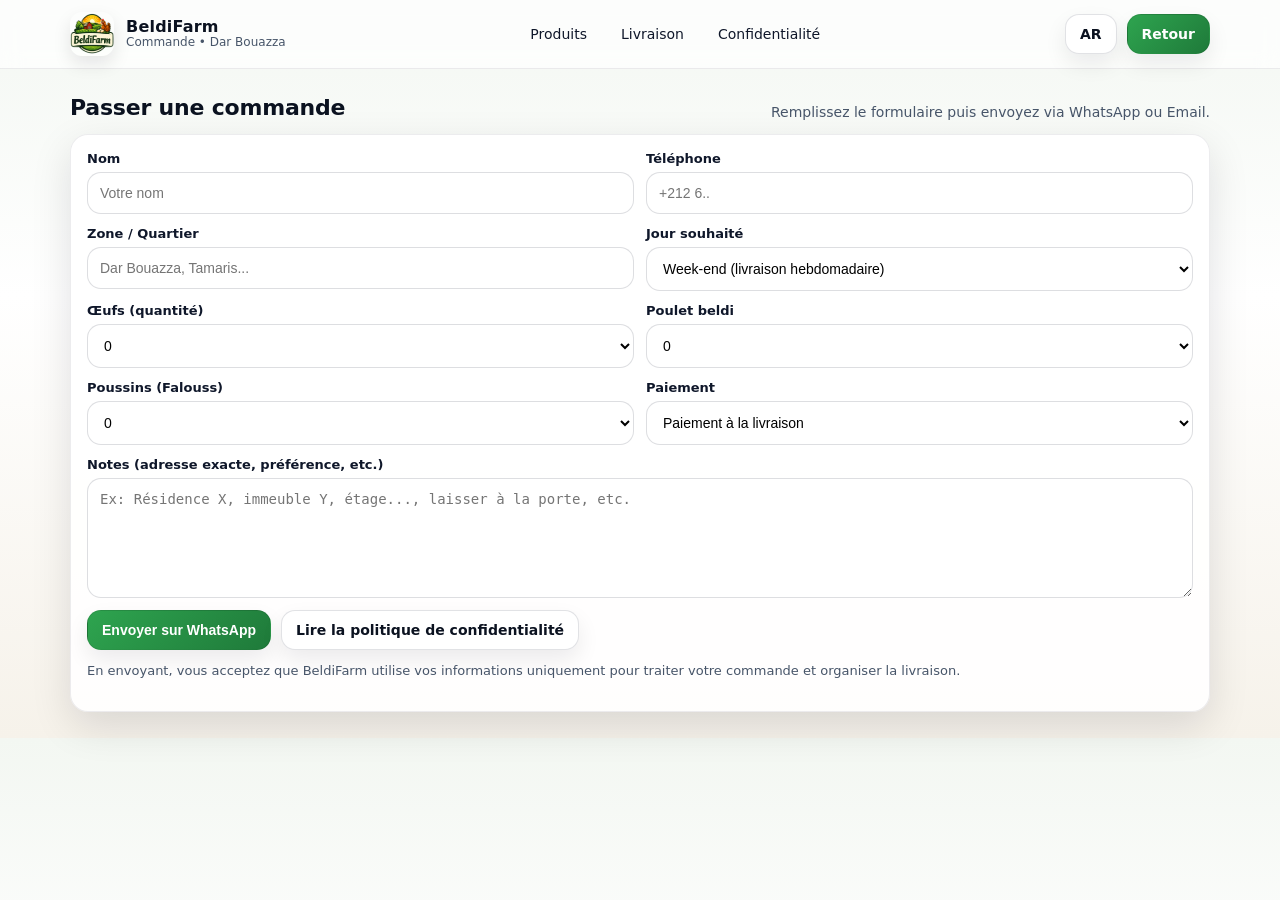
<file: order-fr.html>
<!doctype html>
<html lang="fr">

<head>
    <meta charset="utf-8" />
    <meta name="viewport" content="width=device-width,initial-scale=1" />
    <title>BeldiFarm — Commander</title>
    <meta name="description"
        content="Commande BeldiFarm: œufs beldi, poulet beldi, poussins. Envoi via WhatsApp ou Email." />
    <link rel="icon" href="logo-beldifarm.png" />
    <link rel="stylesheet" href="styles.css" />
</head>

<body>
    <header class="header">
        <div class="container">
            <div class="nav">
                <a class="brand" href="index-fr.html">
                    <img src="logofarm.png" alt="BeldiFarm logo">
                    <div class="name">
                        <strong>BeldiFarm</strong>
                        <span>Commande • Dar Bouazza</span>
                    </div>
                </a>

                <nav class="menu" aria-label="Navigation">
                    <a href="index-fr.html#produits">Produits</a>
                    <a href="index-fr.html#livraison">Livraison</a>
                    <a href="privacy-fr.html">Confidentialité</a>
                </nav>

                <div class="cta">
                    <a class="btn" href="order-ar.html">AR</a>
                    <a class="btn primary" href="index-fr.html">Retour</a>
                </div>
            </div>
        </div>
    </header>

    <main class="section">
        <div class="container">
            <div class="sectionTitle">
                <h2>Passer une commande</h2>
                <p>Remplissez le formulaire puis envoyez via WhatsApp ou Email.</p>
            </div>

            <section class="formCard">
                <form id="orderForm">
                    <div class="formGrid">
                        <div class="field">
                            <label for="name">Nom</label>
                            <input id="name" name="name" type="text" placeholder="Votre nom" required />
                        </div>

                        <div class="field">
                            <label for="phone">Téléphone</label>
                            <input id="phone" name="phone" type="tel" placeholder="+212 6.." required />
                        </div>

                        <div class="field">
                            <label for="area">Zone / Quartier</label>
                            <input id="area" name="area" type="text" placeholder="Dar Bouazza, Tamaris..." required />
                        </div>

                        <div class="field">
                            <label for="delivery">Jour souhaité</label>
                            <select id="delivery" name="delivery" required>
                                <option value="Week-end (livraison hebdomadaire)">Week-end (livraison hebdomadaire)
                                </option>
                                <option value="Samedi">Samedi</option>
                                <option value="Dimanche">Dimanche</option>
                            </select>
                        </div>

                        <div class="field">
                            <label for="eggs">Œufs (quantité)</label>
                            <select id="eggs" name="eggs">
                                <option value="0">0</option>
                                <option value="1 plateau (30)">1 plateau (30)</option>
                                <option value="2 plateaux (60)">2 plateaux (60)</option>
                                <option value="3 plateaux (90)">3 plateaux (90)</option>
                                <option value="Demi-plateau (15)">Demi-plateau (15)</option>
                                <option value="Abonnement hebdo">Abonnement hebdo</option>
                            </select>
                        </div>

                        <div class="field">
                            <label for="chicken">Poulet beldi</label>
                            <select id="chicken" name="chicken">
                                <option value="0">0</option>
                                <option value="1 poulet">1 poulet</option>
                                <option value="2 poulets">2 poulets</option>
                                <option value="Autre">Autre</option>
                            </select>
                        </div>

                        <div class="field">
                            <label for="chicks">Poussins (Falouss)</label>
                            <select id="chicks" name="chicks">
                                <option value="0">0</option>
                                <option value="5">5</option>
                                <option value="10">10</option>
                                <option value="20">20</option>
                            </select>
                        </div>

                        <div class="field">
                            <label for="payment">Paiement</label>
                            <select id="payment" name="payment">
                                <option value="Paiement à la livraison">Paiement à la livraison</option>
                                <option value="À confirmer">À confirmer</option>
                            </select>
                        </div>

                        <div class="field full">
                            <label for="notes">Notes (adresse exacte, préférence, etc.)</label>
                            <textarea id="notes" name="notes"
                                placeholder="Ex: Résidence X, immeuble Y, étage..., laisser à la porte, etc."></textarea>
                        </div>
                    </div>

                    <div class="formActions">
                        <button class="btn primary" type="button" id="sendWhatsApp">Envoyer sur WhatsApp</button>
                        
                        <a class="btn" href="privacy-fr.html">Lire la politique de confidentialité</a>
                    </div>

                    <p class="notice">
                        En envoyant, vous acceptez que BeldiFarm utilise vos informations uniquement pour traiter votre
                        commande et organiser la livraison.
                    </p>
                </form>
            </section>
        </div>
    </main>

    <script>
        // ✅ CHANGE THESE:
        const WHATSAPP_NUMBER = "212600000000"; // ex: 2126xxxxxxxx
        const YOUR_EMAIL = "contact@beldifarm.com";

        function buildMessageFR(data) {
            return [
                "Bonjour BeldiFarm, je souhaite passer une commande :",
                "",
                `Nom: ${data.name}`,
                `Téléphone: ${data.phone}`,
                `Zone: ${data.area}`,
                `Jour souhaité: ${data.delivery}`,
                "",
                `Œufs: ${data.eggs}`,
                `Poulet beldi: ${data.chicken}`,
                `Poussins: ${data.chicks}`,
                `Paiement: ${data.payment}`,
                "",
                `Notes: ${data.notes || "-"}`,
                "",
                "Merci !"
            ].join("\n");
        }

        function getFormData() {
            const f = document.getElementById("orderForm");
            const fd = new FormData(f);
            return Object.fromEntries(fd.entries());
        }

        document.getElementById("sendWhatsApp").addEventListener("click", () => {
            const data = getFormData();
            const msg = encodeURIComponent(buildMessageFR(data));
            window.open(`https://wa.me/${WHATSAPP_NUMBER}?text=${msg}`, "_blank");
        });

        document.getElementById("sendEmail").addEventListener("click", () => {
            const data = getFormData();
            const subject = encodeURIComponent("Commande BeldiFarm");
            const body = encodeURIComponent(buildMessageFR(data));
            window.location.href = `mailto:${YOUR_EMAIL}?subject=${subject}&body=${body}`;
        });
    </script>
</body>

</html>
</file>
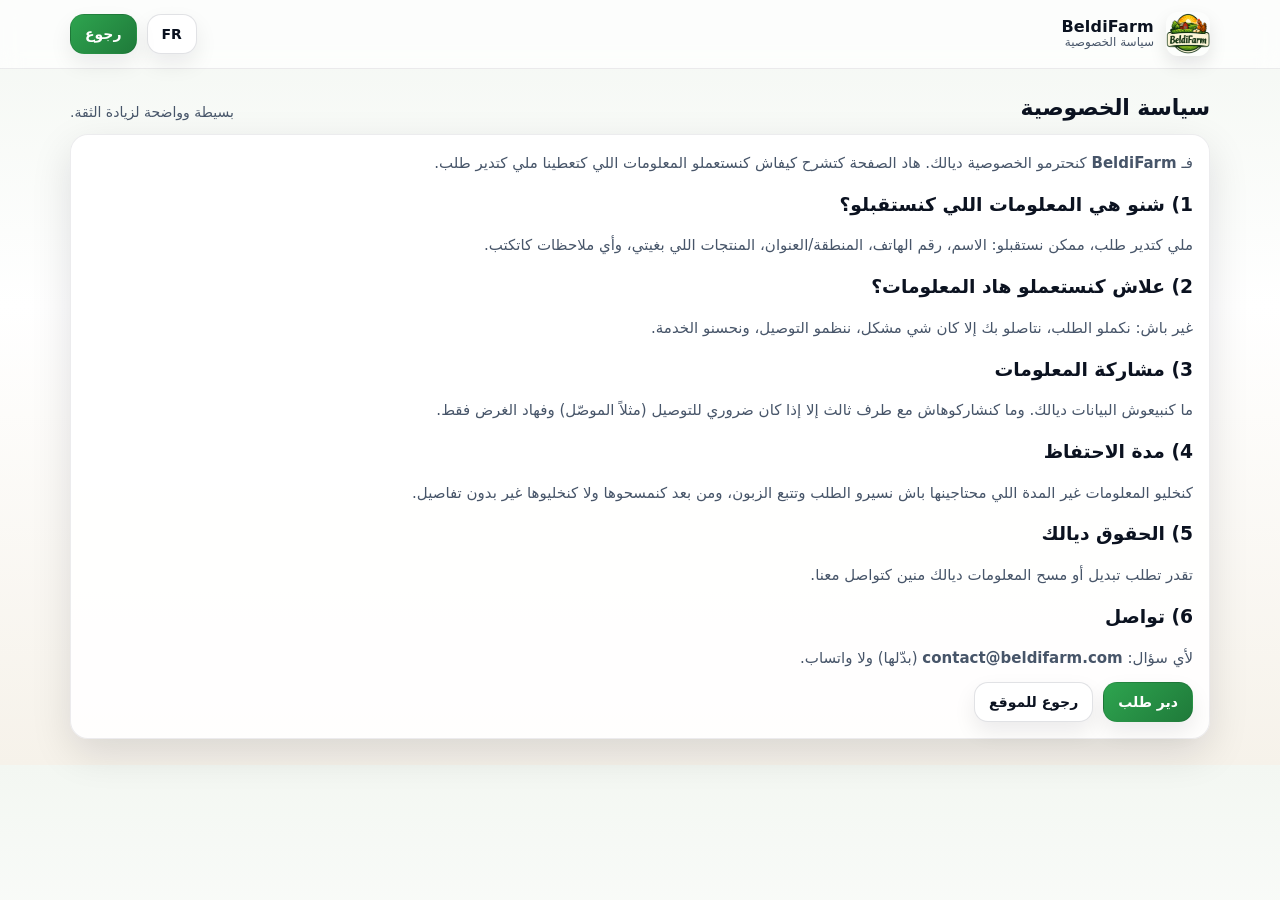
<file: privacy-ar.html>
<!doctype html>
<html lang="ar" dir="rtl">
<head>
  <meta charset="utf-8" />
  <meta name="viewport" content="width=device-width,initial-scale=1" />
  <title>BeldiFarm — سياسة الخصوصية</title>
  <meta name="description" content="سياسة الخصوصية الخاصة بـ BeldiFarm." />
  <link rel="icon" href="logo-beldifarm.png" />
  <link rel="stylesheet" href="styles.css" />
</head>

<body>
  <header class="header">
    <div class="container">
      <div class="nav">
        <a class="brand" href="index-ar.html">
          <img src="logofarm.png" alt="شعار BeldiFarm">
          <div class="name">
            <strong>BeldiFarm</strong>
            <span>سياسة الخصوصية</span>
          </div>
        </a>
        <div class="cta">
          <a class="btn" href="privacy-fr.html">FR</a>
          <a class="btn primary" href="index.html">رجوع</a>
        </div>
      </div>
    </div>
  </header>

  <main class="section">
    <div class="container">
      <div class="sectionTitle">
        <h2>سياسة الخصوصية</h2>
        <p>بسيطة وواضحة لزيادة الثقة.</p>
      </div>

      <section class="formCard">
        <p class="sub">
          فـ <strong>BeldiFarm</strong> كنحترمو الخصوصية ديالك. هاد الصفحة كتشرح كيفاش كنستعملو المعلومات اللي كتعطينا ملي كتدير طلب.
        </p>

        <h3>1) شنو هي المعلومات اللي كنستقبلو؟</h3>
        <p class="sub">
          ملي كتدير طلب، ممكن نستقبلو: الاسم، رقم الهاتف، المنطقة/العنوان، المنتجات اللي بغيتي، وأي ملاحظات كاتكتب.
        </p>

        <h3>2) علاش كنستعملو هاد المعلومات؟</h3>
        <p class="sub">
          غير باش: نكملو الطلب، نتاصلو بك إلا كان شي مشكل، ننظمو التوصيل، ونحسنو الخدمة.
        </p>

        <h3>3) مشاركة المعلومات</h3>
        <p class="sub">
          ما كنبيعوش البيانات ديالك. وما كنشاركوهاش مع طرف ثالث إلا إذا كان ضروري للتوصيل (مثلاً الموصّل) وفهاد الغرض فقط.
        </p>

        <h3>4) مدة الاحتفاظ</h3>
        <p class="sub">
          كنخليو المعلومات غير المدة اللي محتاجينها باش نسيرو الطلب وتتبع الزبون، ومن بعد كنمسحوها ولا كنخليوها غير بدون تفاصيل.
        </p>

        <h3>5) الحقوق ديالك</h3>
        <p class="sub">
          تقدر تطلب تبديل أو مسح المعلومات ديالك منين كتواصل معنا.
        </p>

        <h3>6) تواصل</h3>
        <p class="sub">
          لأي سؤال: <strong>contact@beldifarm.com</strong> (بدّلها) ولا واتساب.
        </p>

        <div class="formActions">
          <a class="btn primary" href="order-ar.html">دير طلب</a>
          <a class="btn" href="index.html">رجوع للموقع</a>
        </div>
      </section>
    </div>
  </main>
</body>
</html>
</file>
<file: styles.css>
/* =========================
   BeldiFarm - styles.css
   ========================= */

:root{
  --bg: #0f172a;
  --card: #0b1220;
  --text: #0b1220;
  --muted: #475569;
  --white: #ffffff;
  --soft: #f7f7f2;

  --green: #1f7a3a;
  --green2:#2ea44f;
  --green3:#0e5a28;

  --border: rgba(15, 23, 42, .12);
  --shadow: 0 14px 40px rgba(2, 6, 23, .12);
  --radius: 18px;
}

*{ box-sizing:border-box; }
html,body{ margin:0; padding:0; }
body{
  font-family: ui-sans-serif, system-ui, -apple-system, Segoe UI, Roboto, Helvetica, Arial, "Apple Color Emoji","Segoe UI Emoji";
  background: linear-gradient(180deg, #f3f7f2 0%, #ffffff 40%, #f6f2ea 100%);
  color: var(--text);
}

a{ color: inherit; text-decoration:none; }
img{ max-width:100%; display:block; }

.container{
  width: min(1140px, 92vw);
  margin: 0 auto;
}

/* Header */
.header{
  position: sticky;
  top: 0;
  z-index: 50;
  backdrop-filter: blur(10px);
  background: rgba(255,255,255,.72);
  border-bottom: 1px solid rgba(15,23,42,.08);
}
.nav{
  display:flex;
  align-items:center;
  justify-content:space-between;
  gap: 18px;
  padding: 12px 0;
}

.brand{
  display:flex;
  align-items:center;
  gap: 12px;
  min-width: 180px;
}
.brand img{
  width: 44px;
  height: 44px;
  border-radius: 12px;
  box-shadow: 0 8px 18px rgba(2,6,23,.10);
}
.brand .name{
  display:flex;
  flex-direction:column;
  line-height:1.05;
}
.brand .name strong{
  font-size: 16px;
  letter-spacing:.2px;
}
.brand .name span{
  font-size: 12px;
  color: var(--muted);
}

/* Menu */
.menu{
  display:flex;
  align-items:center;
  gap: 14px;
  flex-wrap:wrap;
  justify-content:center;
}
.menu a{
  font-size: 14px;
  color: #0f172a;
  padding: 8px 10px;
  border-radius: 12px;
}
.menu a:hover{
  background: rgba(46,164,79,.10);
}

/* CTA */
.cta{
  display:flex;
  align-items:center;
  gap: 10px;
}
.btn{
  display:inline-flex;
  align-items:center;
  justify-content:center;
  gap:10px;
  padding: 11px 14px;
  border-radius: 14px;
  border: 1px solid rgba(15,23,42,.12);
  background: var(--white);
  box-shadow: 0 10px 22px rgba(2,6,23,.08);
  font-weight: 700;
  font-size: 14px;
  transition: transform .08s ease, box-shadow .12s ease;
}
.btn:hover{
  transform: translateY(-1px);
  box-shadow: 0 14px 30px rgba(2,6,23,.12);
}
.btn.primary{
  background: linear-gradient(135deg, var(--green2), var(--green));
  color: white;
  border-color: rgba(0,0,0,.08);
}
.badge{
  font-size: 12px;
  padding: 6px 10px;
  border-radius: 999px;
  background: rgba(46,164,79,.12);
  color: var(--green3);
  border: 1px solid rgba(46,164,79,.18);
  white-space:nowrap;
}

/* Hero */
.hero{
  padding: 34px 0 14px;
}
.heroGrid{
  display:grid;
  grid-template-columns: 1.2fr .8fr;
  gap: 22px;
  align-items: stretch;
}

.heroCard{
  border-radius: var(--radius);
  box-shadow: var(--shadow);
  overflow:hidden;
  border: 1px solid rgba(15,23,42,.08);
  background: linear-gradient(135deg, #ffffff, #f6fff8);
}

.heroInner{
  padding: 26px;
  display:flex;
  flex-direction:column;
  gap: 14px;
}
.kicker{
  display:flex;
  align-items:center;
  gap: 10px;
  flex-wrap:wrap;
}
.kicker .pill{
  background: rgba(31,122,58,.10);
  color: var(--green3);
  border: 1px solid rgba(31,122,58,.18);
  padding: 6px 10px;
  border-radius: 999px;
  font-size: 12px;
  font-weight: 700;
}
h1{
  margin:0;
  font-size: clamp(26px, 3.2vw, 40px);
  letter-spacing: -.4px;
}
.sub{
  margin:0;
  color: var(--muted);
  font-size: 15px;
  line-height: 1.6;
}

.heroActions{
  display:flex;
  gap: 10px;
  flex-wrap:wrap;
  margin-top: 6px;
}

.heroMini{
  border-radius: var(--radius);
  border: 1px solid rgba(15,23,42,.08);
  background: rgba(255,255,255,.8);
  box-shadow: var(--shadow);
  padding: 18px;
  display:flex;
  flex-direction:column;
  gap: 14px;
}
.miniTitle{
  font-weight: 900;
  font-size: 16px;
}
.miniList{
  margin: 0;
  padding: 0 0 0 18px;
  color: var(--muted);
  line-height:1.8;
  font-size: 14px;
}
.miniBox{
  display:flex;
  gap: 10px;
  flex-wrap:wrap;
}

/* Sections */
.section{
  padding: 26px 0;
}
.sectionTitle{
  display:flex;
  align-items:flex-end;
  justify-content:space-between;
  gap: 10px;
  margin-bottom: 14px;
}
.sectionTitle h2{
  margin:0;
  font-size: 22px;
  letter-spacing:-.2px;
}
.sectionTitle p{
  margin:0;
  color: var(--muted);
  font-size: 14px;
}

/* Cards grid */
.grid{
  display:grid;
  grid-template-columns: repeat(3, 1fr);
  gap: 14px;
}
.card{
  border-radius: var(--radius);
  border: 1px solid rgba(15,23,42,.08);
  background: rgba(255,255,255,.85);
  box-shadow: var(--shadow);
  overflow:hidden;
  display:flex;
  flex-direction:column;
}
.card .thumb{
  height: 155px;
  background:
    radial-gradient(600px 180px at 20% 0%, rgba(46,164,79,.20), transparent 50%),
    linear-gradient(135deg, #ffffff, #f3fff6);
  border-bottom: 1px solid rgba(15,23,42,.06);
  position: relative;
}
.card .thumb .emoji{
  position:absolute;
  inset:auto 16px 14px auto;
  font-size: 44px;
  opacity:.95;
}
.card .content{
  padding: 16px;
  display:flex;
  flex-direction:column;
  gap: 10px;
}
.card h3{
  margin:0;
  font-size: 18px;
}
.card ul{
  margin:0;
  padding-left: 18px;
  color: var(--muted);
  font-size: 14px;
  line-height: 1.7;
}
.card .price{
  margin-top: 2px;
  display:flex;
  gap: 8px;
  flex-wrap:wrap;
  align-items:center;
}
.tag{
  font-size: 12px;
  padding: 6px 10px;
  border-radius: 999px;
  background: rgba(15,23,42,.06);
  border: 1px solid rgba(15,23,42,.08);
  color: #0f172a;
}
.tag.green{
  background: rgba(46,164,79,.12);
  border-color: rgba(46,164,79,.18);
  color: var(--green3);
}
.small{
  color: var(--muted);
  font-size: 13px;
}

/* Steps */
.steps{
  display:grid;
  grid-template-columns: repeat(3,1fr);
  gap: 14px;
}
.step{
  border-radius: var(--radius);
  border: 1px solid rgba(15,23,42,.08);
  background: rgba(255,255,255,.85);
  box-shadow: var(--shadow);
  padding: 16px;
  display:flex;
  gap: 12px;
}
.step .num{
  width: 34px;
  height: 34px;
  border-radius: 12px;
  background: rgba(46,164,79,.14);
  border: 1px solid rgba(46,164,79,.20);
  color: var(--green3);
  display:flex;
  align-items:center;
  justify-content:center;
  font-weight: 900;
}
.step h4{
  margin:0 0 6px;
  font-size: 16px;
}
.step p{
  margin:0;
  color: var(--muted);
  font-size: 14px;
  line-height:1.6;
}

/* Testimonials */
.testimonials{
  display:grid;
  grid-template-columns: repeat(3, 1fr);
  gap: 14px;
}
.quote{
  border-radius: var(--radius);
  border: 1px solid rgba(15,23,42,.08);
  background: rgba(255,255,255,.85);
  box-shadow: var(--shadow);
  padding: 16px;
}
.quote .who{
  display:flex;
  align-items:center;
  gap: 10px;
  margin-top: 10px;
}
.avatar{
  width: 34px;
  height: 34px;
  border-radius: 12px;
  background: rgba(15,23,42,.06);
  border: 1px solid rgba(15,23,42,.08);
  display:flex;
  align-items:center;
  justify-content:center;
  font-weight: 900;
}

/* Footer */
.footer{
  padding: 26px 0 34px;
  border-top: 1px solid rgba(15,23,42,.08);
  background: rgba(255,255,255,.55);
}
.footerGrid{
  display:grid;
  grid-template-columns: 1.2fr .8fr;
  gap: 16px;
  align-items:start;
}
.footer p{
  margin: 6px 0 0;
  color: var(--muted);
  font-size: 14px;
  line-height:1.7;
}
.footerLinks{
  display:flex;
  gap: 10px;
  flex-wrap:wrap;
}
.footerLinks a{
  padding: 10px 12px;
  border-radius: 14px;
  border: 1px solid rgba(15,23,42,.10);
  background: rgba(255,255,255,.85);
  font-weight: 800;
  font-size: 14px;
}

/* Responsive */
@media (max-width: 900px){
  .heroGrid{ grid-template-columns: 1fr; }
  .grid{ grid-template-columns: 1fr; }
  .steps{ grid-template-columns: 1fr; }
  .testimonials{ grid-template-columns: 1fr; }
  .menu{ display:none; }
}
/* =========================
   Images (placeholders)
   ========================= */
.heroMedia{
  border-radius: var(--radius);
  border: 1px solid rgba(15,23,42,.08);
  background: rgba(255,255,255,.85);
  box-shadow: var(--shadow);
  overflow: hidden;
  min-height: 260px;
}
.heroMedia img{
  width: 100%;
  height: 100%;
  object-fit: cover;
  display:block;
}
.thumb img{
  width: 100%;
  height: 155px;
  object-fit: cover;
  display:block;
}
.gallery{
  display:grid;
  grid-template-columns: repeat(4, 1fr);
  gap: 14px;
}
.galleryItem{
  border-radius: var(--radius);
  border: 1px solid rgba(15,23,42,.08);
  background: rgba(255,255,255,.85);
  box-shadow: var(--shadow);
  overflow:hidden;
}
.galleryItem img{
  width:100%;
  height: 170px;
  object-fit: cover;
  display:block;
}
@media (max-width: 900px){
  .gallery{ grid-template-columns: 1fr 1fr; }
}
/* =========================
   Forms
   ========================= */
.formCard{
  border-radius: var(--radius);
  border: 1px solid rgba(15,23,42,.08);
  background: rgba(255,255,255,.9);
  box-shadow: var(--shadow);
  padding: 16px;
}
.formGrid{
  display:grid;
  grid-template-columns: 1fr 1fr;
  gap: 12px;
}
.field{
  display:flex;
  flex-direction:column;
  gap: 6px;
}
label{
  font-size: 13px;
  color: #0f172a;
  font-weight: 800;
}
input, select, textarea{
  width:100%;
  padding: 12px 12px;
  border-radius: 14px;
  border: 1px solid rgba(15,23,42,.14);
  background: #fff;
  outline: none;
  font-size: 14px;
}
input:focus, select:focus, textarea:focus{
  border-color: rgba(46,164,79,.55);
  box-shadow: 0 0 0 4px rgba(46,164,79,.15);
}
textarea{ min-height: 120px; resize: vertical; }

.formActions{
  display:flex;
  gap: 10px;
  flex-wrap:wrap;
  margin-top: 12px;
}
.notice{
  margin-top: 10px;
  font-size: 13px;
  color: var(--muted);
  line-height:1.7;
}
.full{ grid-column: 1 / -1; }

@media (max-width: 900px){
  .formGrid{ grid-template-columns: 1fr; }
}
/* =========================
   Mobile menu
   ========================= */
.menuToggle{
  display:none;
}

@media (max-width: 900px){
  .menuToggle{
    display:inline-flex;
  }
  .menu.open{
    display:flex !important;
    width: 100%;
    justify-content: flex-start;
    flex-direction: column;
    align-items: stretch;
    gap: 6px;
    padding: 10px;
    border-radius: 16px;
    border: 1px solid rgba(15,23,42,.10);
    background: rgba(255,255,255,.92);
    box-shadow: var(--shadow);
    margin-top: 10px;
  }
  .nav{
    flex-wrap: wrap;
  }
  .cta{
    margin-left: auto;
  }
}

/* =========================
   Page content blocks
   ========================= */
.twoCols{
  display:grid;
  grid-template-columns: 1fr 1fr;
  gap: 14px;
}
.block{
  border-radius: var(--radius);
  border: 1px solid rgba(15,23,42,.08);
  background: rgba(255,255,255,.88);
  box-shadow: var(--shadow);
  padding: 16px;
}
.block h3{ margin: 0 0 8px; font-size: 18px; }
.block p{ margin: 0; color: var(--muted); line-height:1.7; }
.block ul{
  margin: 10px 0 0;
  padding-left: 18px;
  color: var(--muted);
  line-height: 1.8;
  font-size: 14px;
}

.faq{
  display:grid;
  grid-template-columns: 1fr;
  gap: 10px;
}
details{
  border-radius: 16px;
  border: 1px solid rgba(15,23,42,.10);
  background: rgba(255,255,255,.9);
  padding: 12px 14px;
}
summary{
  cursor:pointer;
  font-weight: 900;
}
details p{
  margin: 10px 0 0;
  color: var(--muted);
  line-height: 1.7;
}

@media (max-width: 900px){
  .twoCols{ grid-template-columns: 1fr; }
}
/* =========================
   Prices
   ========================= */
.priceBox{
  margin: 10px 0 14px;
  padding: 10px 14px;
  border-radius: 14px;
  background: #f6fff8;
  border: 1px solid rgba(46,164,79,.25);
  display: inline-flex;
  flex-direction: column;
  gap: 2px;
}
.priceMain{
  font-size: 20px;
  font-weight: 900;
  color: #0e5a28;
}
.priceUnit{
  font-size: 13px;
  color: #475569;
}

/* =========================
   Stars (ratings)
   ========================= */
.stars{
  display: inline-flex;
  gap: 2px;
  line-height: 1;
  margin: 6px 0 8px;
  font-size: 16px;
}
.stars span{
  color: #f59e0b; /* amber */
}
.reviewHeader{
  display:flex;
  align-items:center;
  justify-content:space-between;
  gap: 10px;
  margin-top: 8px;
}
.reviewName{
  display:flex;
  align-items:center;
  gap: 10px;
}
.reviewAvatar{
  width: 34px;
  height: 34px;
  border-radius: 12px;
  background: rgba(15,23,42,.06);
  border: 1px solid rgba(15,23,42,.08);
  display:flex;
  align-items:center;
  justify-content:center;
  font-weight: 900;
}

.price-section{
  background:#fff;
  padding:30px;
  border-radius:16px;
  box-shadow:0 10px 30px rgba(0,0,0,.06);
  margin:40px 0;
}
.price-header{
  text-align:center;
  margin-bottom:20px;
}
.price-logo{
  height:60px;
  margin-bottom:10px;
}
.price-table{
  width:100%;
  border-collapse:collapse;
  font-size:15px;
}
.price-table th,
.price-table td{
  padding:14px;
  border-bottom:1px solid #eee;
}
.price-table th{
  background:#f8fafc;
  font-weight:700;
}
.note{
  margin-top:15px;
  font-size:14px;
  color:#555;
}
</file>
